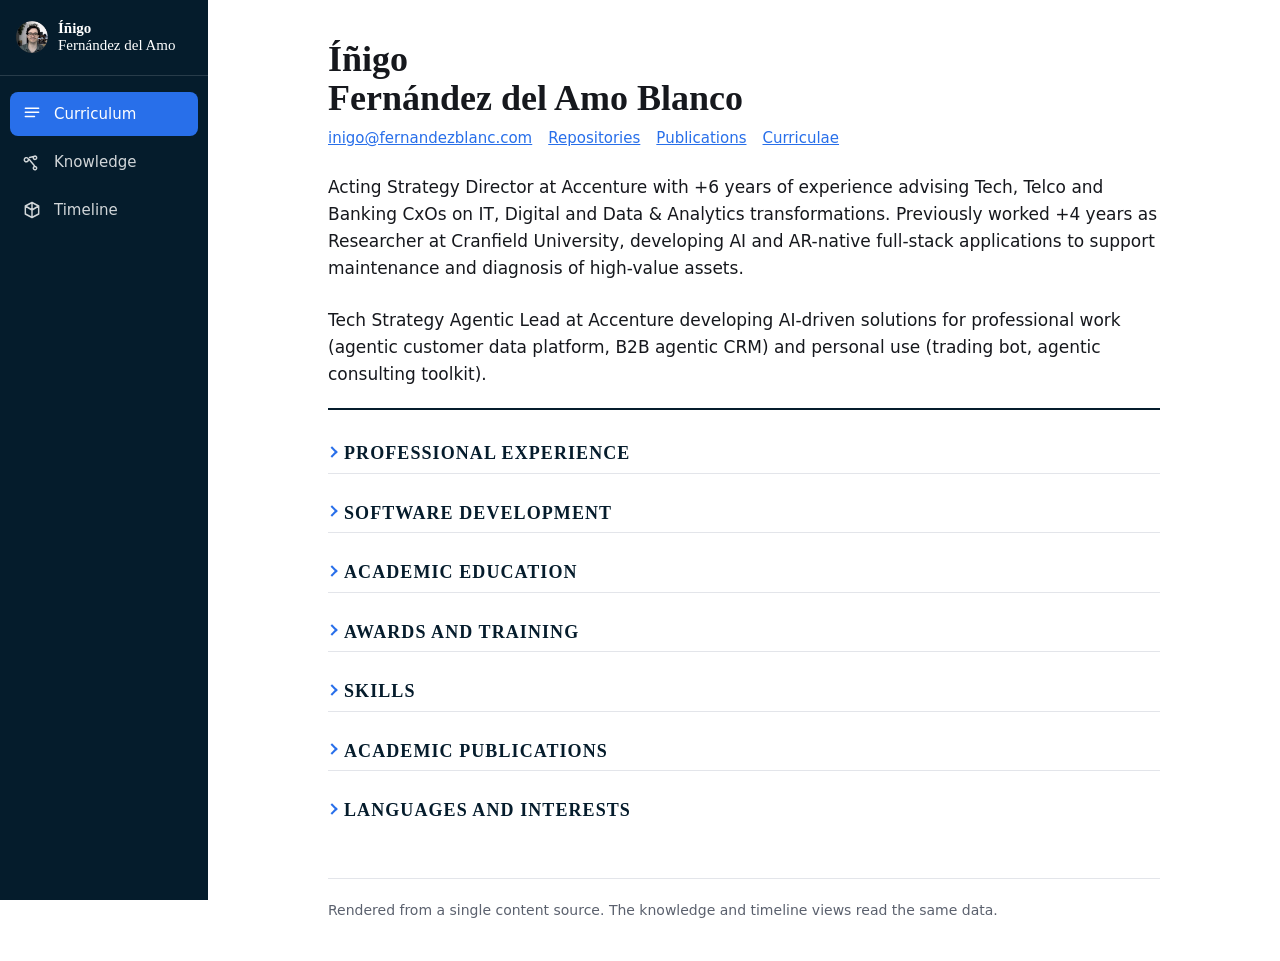
<file: index.html>
<!doctype html>
<html lang="en">
<head>
  <meta charset="utf-8">
  <meta name="viewport" content="width=device-width, initial-scale=1">
  <title>Íñigo Fernández del Amo Blanco</title>
  <meta name="description" content="Acting Strategy Director at Accenture with +6 years of experience advising Tech, Telco and Banking CxOs on IT, Digital and Data &amp; Analytics transformations. Previously worked +4 ye">
  <link rel="icon" href="assets/portrait.jpg">
  <link rel="stylesheet" href="assets/site.css">
  <script type="application/ld+json">{"@context": {"@vocab": "https://fernandezblanc.com/vocab/cv#", "schema": "https://schema.org/", "xsd": "http://www.w3.org/2001/XMLSchema#", "id": "@id", "type": "@type", "Person": "schema:Person", "Organization": "schema:Organization", "Award": "schema:Award", "Credential": "schema:EducationalOccupationalCredential", "ScholarlyArticle": "schema:ScholarlyArticle", "name": "schema:name", "email": "schema:email", "telephone": "schema:telephone", "description": "schema:description", "url": {"@id": "schema:url", "@type": "@id"}, "sameAs": {"@id": "schema:sameAs", "@type": "@id", "@container": "@set"}, "keywords": {"@id": "schema:keywords", "@container": "@set"}, "holdsRole": {"@id": "holdsRole", "@type": "@id", "@container": "@set"}, "employer": {"@id": "schema:worksFor", "@type": "@id"}, "roleName": "schema:roleName", "actingAs": "actingAs", "startDate": {"@id": "schema:startDate"}, "endDate": {"@id": "schema:endDate"}, "current": {"@id": "isCurrent", "@type": "xsd:boolean"}, "location": {"@id": "schema:location", "@container": "@set"}, "partOfRole": {"@id": "partOfRole", "@type": "@id"}, "forClient": {"@id": "forClient", "@type": "@id"}, "practice": "practiceArea", "position": {"@id": "presentationOrder", "@type": "xsd:integer"}, "usesSkill": {"@id": "usesSkill", "@type": "@id", "@container": "@set"}, "outcome": {"@id": "outcome", "@container": "@index"}, "technologyStack": {"@id": "technologyStack", "@container": "@set"}, "codeRepository": {"@id": "schema:codeRepository", "@type": "@id"}, "developmentStatus": "developmentStatus", "proficiency": {"@id": "proficiencyLevel", "@type": "xsd:integer"}, "inCategory": "skillCategory", "authored": {"@id": "authored", "@type": "@id", "@container": "@set"}, "author": {"@id": "schema:author", "@container": "@set"}, "publishedIn": "schema:publication", "citationCount": {"@id": "citationCount", "@type": "xsd:integer"}, "grantedBy": {"@id": "schema:sourceOrganization", "@type": "@id"}, "credentialCategory": "schema:credentialCategory", "about": "schema:about", "grade": "schema:award", "thesis": "thesisTitle", "dateReceived": {"@id": "schema:dateReceived"}}, "@graph": [{"id": "person:inigo", "type": "Person", "name": "Íñigo Fernández del Amo Blanco", "description": "Acting Strategy Director at Accenture with +6 years of experience advising Tech, Telco and Banking CxOs on IT, Digital and Data & Analytics transformations. Previously worked +4 years as Researcher at Cranfield University, developing AI and AR-native full-stack applications to support maintenance and diagnosis of high-value assets. Tech Strategy Agentic Lead at Accenture developing AI-driven solutions for professional work (agentic customer data platform, B2B agentic CRM) and personal use (trading bot, agentic consulting toolkit).", "holdsRole": ["role:2025accenture", "role:2022mckinsey", "role:2020mckinsey", "role:2016cranfield"], "authored": ["paper:2021hybridrecommendations", "paper:2020digitaltwins", "paper:2020structuredauthoring", "paper:2020systemmodel", "paper:2018systematicreview", "paper:2018designframework", "paper:2018humanrobottrust", "paper:2018supporttool", "paper:2017contextawareauthoring"], "email": "inigo@fernandezblanc.com", "sameAs": ["https://code.fernandezblanc.com", "https://research.fernandezblanc.com", "https://inigo.fernandezblanc.com"]}, {"id": "org:accenture", "type": "Organization", "name": "Accenture"}, {"id": "org:cranfielduniversity", "type": "Organization", "name": "Cranfield University"}, {"id": "org:etsiiupm", "type": "Organization", "name": "ETSII UPM"}, {"id": "org:europeanbank", "type": "Organization", "name": "European Bank"}, {"id": "org:europeanenergyprovider", "type": "Organization", "name": "European Energy Provider"}, {"id": "org:europeanitserviceprovider", "type": "Organization", "name": "European IT service provider"}, {"id": "org:europeansoftwarecompany", "type": "Organization", "name": "European Software Company"}, {"id": "org:internal", "type": "Organization", "name": "Internal"}, {"id": "org:latamitserviceprovider", "type": "Organization", "name": "Latam IT service provider"}, {"id": "org:latamtelco", "type": "Organization", "name": "Latam Telco"}, {"id": "org:mckinseycompany", "type": "Organization", "name": "McKinsey & Company"}, {"id": "org:middleeastbank", "type": "Organization", "name": "Middle East Bank"}, {"id": "org:spanishbank", "type": "Organization", "name": "Spanish Bank"}, {"id": "org:spanishglobalbank", "type": "Organization", "name": "Spanish Global Bank"}, {"id": "org:spanishitserviceprovider", "type": "Organization", "name": "Spanish IT service provider"}, {"id": "org:spanishinsurancegroup", "type": "Organization", "name": "Spanish Insurance Group"}, {"id": "org:spanishtelco", "type": "Organization", "name": "Spanish Telco"}, {"id": "org:telconetwork", "type": "Organization", "name": "Telco Network"}, {"id": "org:usainternal", "type": "Organization", "name": "USA internal"}, {"id": "role:2025accenture", "type": "Role", "roleName": "Senior Manager", "employer": "org:accenture", "startDate": "2025-01", "position": 1, "actingAs": "Strategy Director", "current": true, "location": ["Spain", "Netherlands"]}, {"id": "role:2022mckinsey", "type": "Role", "roleName": "Engagement Manager", "employer": "org:mckinseycompany", "startDate": "2022-01", "position": 2, "actingAs": "Senior Engagement Manager", "endDate": "2025-01", "location": ["Spain", "Panama", "Chile", "Kuwait", "UAE"]}, {"id": "role:2020mckinsey", "type": "Role", "roleName": "Associate", "employer": "org:mckinseycompany", "startDate": "2020-01", "position": 3, "endDate": "2022-01", "location": ["Spain", "Panama", "USA"]}, {"id": "role:2016cranfield", "type": "Role", "roleName": "Research Fellow", "employer": "org:cranfielduniversity", "startDate": "2016-01", "position": 4, "endDate": "2020-01", "location": ["United Kingdom"]}, {"id": "project:agenticreinvention", "type": "Project", "name": "Agentic Reinvention", "description": "Directing agentic and operating model reinvention for group shared services to enhance business agility and reduce bureaucracy, with +20% efficiency savings found.", "partOfRole": "role:2025accenture", "forClient": "org:spanishinsurancegroup", "practice": "Data, AI and IT implementation and strategy", "position": 4, "keywords": ["agentic", "operatingmodel", "sharedservices", "efficiency"], "usesSkill": ["skill:agentic", "skill:llm"], "outcome": {"efficiencysavings": 0.2}}, {"id": "project:armaintenanceprototypes", "type": "Project", "name": "AR maintenance prototypes", "description": "Built AR (Augmented Reality) prototypes to automatically display 3D animations of maintenance instructions, reducing content creation time by 50%.", "partOfRole": "role:2016cranfield", "forClient": "org:cranfielduniversity", "practice": "Research", "position": 25, "keywords": ["ar", "prototyping", "unity", "maintenance"], "usesSkill": ["skill:unity", "skill:vuforia", "skill:csharp"], "outcome": {"contenttimereduction": 0.5}}, {"id": "project:augmentedconsultingtoolkit", "type": "Project", "name": "Augmented consulting toolkit", "description": "Led creation of a new agentic application for automatic presentation creation (pptx and html) for strategy teams, achieving +100% execution times and +50% accuracy versus comparable tools.", "partOfRole": "role:2025accenture", "forClient": "org:internal", "practice": "Agentic applications", "position": 3, "keywords": ["agentic", "internal", "productivity"], "usesSkill": ["skill:agentic", "skill:llm", "skill:python", "skill:promptdesign"], "outcome": {"executiontime": 1.0, "accuracy": 0.5}}, {"id": "project:europeanbankdatastrategy", "type": "Project", "name": "Data strategy", "description": "Designed a 3-year next-generation Data transformation with 50+ Mn€ of value to capture, focusing on infrastructure and governance.", "partOfRole": "role:2020mckinsey", "forClient": "org:europeanbank", "practice": "Data, AI & IT implementation and strategy", "position": 20, "keywords": ["datastrategy", "datagovernance", "infrastructure", "transformation"], "usesSkill": ["skill:sql"], "outcome": {"value": 50000000, "currency": "EUR", "horizonyears": 3}}, {"id": "project:europeanbankitoperatingmodel", "type": "Project", "name": "IT operating model and costs program", "description": "Designed an IT cost efficiency program with +100 Mn€ savings, including a new operating model with branches across multiple countries and automation and offshoring initiatives.", "partOfRole": "role:2022mckinsey", "forClient": "org:europeanbank", "practice": "Data, AI & IT implementation and strategy", "position": 11, "keywords": ["itoperatingmodel", "costreduction", "sourcing"], "outcome": {"savings": 100000000, "currency": "EUR"}}, {"id": "project:europeanenergymulticloud", "type": "Project", "name": "Multi-cloud strategy", "description": "Defined a multi-cloud strategy to reduce cloud costs by 15%, mapping the applications ecosystem and assessing migration scenarios based on migration feasibility and upgradeability.", "partOfRole": "role:2022mckinsey", "forClient": "org:europeanenergyprovider", "practice": "Data, AI & IT implementation and strategy", "position": 13, "keywords": ["cloud", "applicationmapping", "migration", "heterogeneousestate"], "usesSkill": ["skill:docker"], "outcome": {"costreduction": 0.15}}, {"id": "project:europeanitserviceprovideracceleration", "type": "Project", "name": "Strategy acceleration", "description": "Redesigned commercial processes and built new analytics tools to predict talent needs for +100 Mn€ in margin, defining a new value proposition and identifying cost levers in on-going contracts.", "partOfRole": "role:2022mckinsey", "forClient": "org:europeanitserviceprovider", "practice": "B2B Digital services growth", "position": 17, "keywords": ["commercialprocess", "analytics", "forecasting", "margin"], "usesSkill": ["skill:machinelearning", "skill:sql"], "outcome": {"margin": 100000000, "currency": "EUR"}}, {"id": "project:europeansoftwarecompanyerp", "type": "Project", "name": "ERP transformation", "description": "Led design of a new de-centralised IT-ERP operating model with +30% cost reduction.", "partOfRole": "role:2025accenture", "forClient": "org:europeansoftwarecompany", "practice": "Data, AI and IT implementation and strategy", "position": 6, "keywords": ["erp", "operatingmodel", "costreduction"], "outcome": {"costreduction": 0.3}}, {"id": "project:globaldigitalsentimentsurvey", "type": "Project", "name": "Global Digital Sentiment Survey", "description": "Conducted a digital services adoption survey with ~29k respondents across 11 industries and 24 countries; built a Tableau online tool and 200+ media pieces to disseminate results globally.", "partOfRole": "role:2020mckinsey", "forClient": "org:usainternal", "practice": "Data, AI & IT implementation and strategy", "position": 23, "keywords": ["survey", "analytics", "tableau", "dissemination"], "usesSkill": ["skill:tableau", "skill:r"], "outcome": {"respondents": 29000, "industries": 11, "countries": 24, "mediapieces": 200}}, {"id": "project:latamitserviceproviderbuild", "type": "Project", "name": "IT & Digital services business build", "description": "Defined strategy for 3x growth (+200 Mn€) in key ICT markets and 4 p.p. margin optimisation, building an end-to-end performance dashboard to track execution.", "partOfRole": "role:2022mckinsey", "forClient": "org:latamitserviceprovider", "practice": "B2B Digital services growth", "position": 15, "keywords": ["businessbuild", "growthstrategy", "dashboards", "margin"], "usesSkill": ["skill:powerbi", "skill:sql"], "outcome": {"revenue": 200000000, "currency": "EUR", "marginpoints": 4}}, {"id": "project:latamtelcodigitalsales", "type": "Project", "name": "Digital sales boost", "description": "Defined and launched a sales acceleration program to multiply the digital sales share by 2x, targeting key funnel elements.", "partOfRole": "role:2022mckinsey", "forClient": "org:latamtelco", "practice": "B2B Digital services growth", "position": 18, "keywords": ["sales", "digitalchannels", "funnel"], "outcome": {"digitalsharemultiple": 2}}, {"id": "project:latamtelcoittransformation", "type": "Project", "name": "IT transformation", "description": "Designed an IT transformation strategy with 50+ Mn€ savings, including an IT and Data consolidation roadmap for 9 OpCos.", "partOfRole": "role:2020mckinsey", "forClient": "org:latamtelco", "practice": "Data, AI & IT implementation and strategy", "position": 22, "keywords": ["ittransformation", "dataconsolidation", "multicountry", "heterogeneousestate"], "usesSkill": ["skill:sql"], "outcome": {"savings": 50000000, "currency": "EUR", "opcos": 9}}, {"id": "project:middleeastbankdigitalfactory", "type": "Project", "name": "Digital Factory business build", "description": "Designed and built a digital factory to develop and maintain 3+ digital applications for 100+ Mn€ in revenues; hired 50+ FTEs, set up Digital and IT squads with Agile/SDLC methodologies, and developed an end-to-end microservices architecture to deploy new apps.", "partOfRole": "role:2022mckinsey", "forClient": "org:middleeastbank", "practice": "Data, AI & IT implementation and strategy", "position": 10, "keywords": ["businessbuild", "hiring", "agile", "microservices", "buildfromzero"], "usesSkill": ["skill:docker"], "outcome": {"revenue": 100000000, "currency": "EUR", "ftes": 50, "applications": 3}}, {"id": "project:middleeastbankitstrategy", "type": "Project", "name": "IT strategy", "description": "Designed a new IT transformation program to reduce spend and stabilise operations, including a new operating model, a new sourcing strategy and IT platform modernisation initiatives.", "partOfRole": "role:2022mckinsey", "forClient": "org:middleeastbank", "practice": "Data, AI & IT implementation and strategy", "position": 12, "keywords": ["itstrategy", "operatingmodel", "sourcing", "modernisation"]}, {"id": "project:ontologyaidiagnosis", "type": "Project", "name": "Ontology-based failure diagnosis", "description": "Developed AI (ontology-based) applications to automatically diagnose failures in high-value machinery using knowledge from maintenance reports.", "partOfRole": "role:2016cranfield", "forClient": "org:cranfielduniversity", "practice": "Research", "position": 24, "keywords": ["ai", "ontology", "knowledgegraph", "maintenance", "semantics"], "usesSkill": ["skill:ontology", "skill:rdf", "skill:protege", "skill:neo4j", "skill:python"]}, {"id": "project:spanishbankitstrategy", "type": "Project", "name": "IT strategy", "description": "Defined a 3-year IT plan for digitisation and cost optimisation with +70 Mn€ savings on cloud migration and ADM outsourcing.", "partOfRole": "role:2020mckinsey", "forClient": "org:spanishbank", "practice": "Data, AI & IT implementation and strategy", "position": 21, "keywords": ["itstrategy", "cloudmigration", "outsourcing", "costreduction"], "outcome": {"savings": 70000000, "currency": "EUR", "horizonyears": 3}}, {"id": "project:spanishglobalbankitdemand", "type": "Project", "name": "IT demand and productivity reinvention", "description": "Directed design and deployment of a new IT demand process and IT productivity dashboard to accelerate the Agile Transformation of the Spanish branch, covering +50 teams and a +750 Mn€ budget and achieving +10% budget optimisation.", "partOfRole": "role:2025accenture", "forClient": "org:spanishglobalbank", "practice": "Data, AI and IT implementation and strategy", "position": 5, "keywords": ["itoperatingmodel", "agile", "dashboards", "productivity"], "usesSkill": ["skill:powerbi", "skill:sql"], "outcome": {"budget": 750000000, "currency": "EUR", "teams": 50, "optimisation": 0.1}}, {"id": "project:spanishitserviceprovidergrowth", "type": "Project", "name": "IT & Digital services growth strategy", "description": "Defined a new IT services product portfolio and a new professional services organisation to achieve +35% revenue growth and +2 p.p. margin optimisation in a 3-year plan.", "partOfRole": "role:2022mckinsey", "forClient": "org:spanishitserviceprovider", "practice": "B2B Digital services growth", "position": 16, "keywords": ["growthstrategy", "productportfolio", "organisationdesign"], "outcome": {"revenuegrowth": 0.35, "marginpoints": 2, "horizonyears": 3}}, {"id": "project:spanishtelcob2bdigitalservicesbuild", "type": "Project", "name": "B2B Digital services business build", "description": "Designed strategy and launched 3 products (beta) to build a new B2B digital services business aiming for +200 Mn€ revenues in 3 years, developing a product-partner testing method.", "partOfRole": "role:2022mckinsey", "forClient": "org:spanishtelco", "practice": "B2B Digital services growth", "position": 14, "keywords": ["businessbuild", "productlaunch", "digitalservices"], "outcome": {"revenue": 200000000, "currency": "EUR", "products": 3, "horizonyears": 3}}, {"id": "project:spanishtelcob2bdigitalservicesrevamp", "type": "Project", "name": "B2B Digital services revamp", "description": "Directed scale-up of the B2B-SME digital services unit with +2 new channels and +30 products, achieving +60% revenues and 4x conversion rates in the first 3 months, and expecting +15 Mn€ revenues in the first year.", "partOfRole": "role:2025accenture", "forClient": "org:spanishtelco", "practice": "B2B Digital services growth", "position": 7, "keywords": ["digitalservices", "b2b", "growth", "productportfolio"], "usesSkill": ["skill:powerbi"], "outcome": {"revenue": 15000000, "currency": "EUR", "channels": 2, "products": 30}}, {"id": "project:spanishtelcob2bgrowthstrategy", "type": "Project", "name": "B2B growth strategy", "description": "Defined strategy for 2x growth (+700 Mn€) in tech and telco markets, developing new tech products (cyber, IoT) and launching new channels (inside sales, digital) with a focus on SMEs.", "partOfRole": "role:2022mckinsey", "forClient": "org:spanishtelco", "practice": "B2B Digital services growth", "position": 19, "keywords": ["growthstrategy", "productdevelopment", "channels", "sme"], "outcome": {"revenue": 700000000, "currency": "EUR"}}, {"id": "project:spanishtelcob2bsalesagentictoolkit", "type": "Project", "name": "B2B Sales Agentic Toolkit", "description": "Directed development of 3 agentic applications to enhance the B2B sales funnel from lead generation to sales evaluation, achieving +50% effective sales calling time and +1 p.p. conversion rates.", "partOfRole": "role:2025accenture", "forClient": "org:spanishtelco", "practice": "Agentic applications", "position": 2, "keywords": ["agentic", "sales", "b2b"], "usesSkill": ["skill:agentic", "skill:llm", "skill:python", "skill:promptdesign"], "outcome": {"callingtime": 0.5, "conversionpoints": 1}}, {"id": "project:spanishtelcoiotbusinessbuild", "type": "Project", "name": "New IoT business build", "description": "Led design of a new joint-venture to expand IoT capabilities into +30 use cases, projecting +100 Mn€ revenues in 5 years.", "partOfRole": "role:2025accenture", "forClient": "org:spanishtelco", "practice": "B2B Digital services growth", "position": 8, "keywords": ["businessbuild", "iot", "jointventure"], "outcome": {"revenue": 100000000, "currency": "EUR", "usecases": 30, "horizonyears": 5}}, {"id": "project:strategydigitalbrain", "type": "Project", "name": "Strategy Digital Brain", "description": "Directing development of a strategy ontology to productize strategy projects as digital brains. Tested in 2+ projects (operating model transformation and ERP transformation).", "partOfRole": "role:2025accenture", "forClient": "org:internal", "practice": "Agentic applications", "position": 1, "keywords": ["agentic", "ontology", "knowledgegraph", "productisation"], "usesSkill": ["skill:agentic", "skill:llm", "skill:ontology"], "outcome": {"projects": 2}}, {"id": "project:telconetworkdigitaltwin", "type": "Project", "name": "Digital Twin prototype", "description": "Designed and built advanced analytical models for a Digital Twin prototype to reduce a network's energy consumption by 10%.", "partOfRole": "role:2022mckinsey", "forClient": "org:telconetwork", "practice": "Data, AI & IT implementation and strategy", "position": 9, "keywords": ["analytics", "digitaltwin", "energy"], "usesSkill": ["skill:machinelearning", "skill:python", "skill:timeseries"], "outcome": {"energyreduction": 0.1}}, {"id": "software:tessera", "type": "Software", "name": "Tessera", "description": "An agentic customer data platform built around two capabilities. The first is autonomous ingestion: agents read source databases, infer how their contents map onto a shared ontology, and assemble them into a knowledge graph without that mapping being written by hand. The second is activation on top of that graph — agentic tools and machine learning models that segment, target and hyper-personalise campaigns, each working against the graph rather than a separate extract.", "startDate": "2026", "developmentStatus": "active", "position": 1, "technologyStack": ["TypeScript", "Python", "Knowledge graphs", "Ontologies", "Docker"], "usesSkill": ["skill:typescript", "skill:python", "skill:llm", "skill:agentic", "skill:ontology", "skill:rdf", "skill:docker"], "keywords": ["cdp", "agentic", "knowledgegraph", "personalisation"]}, {"id": "software:neoontology", "type": "Software", "name": "neoOntology", "description": "Ontology storage and visualisation platform built around my doctoral research, spanning five components: a nodeJS and Neo4j store using neosemantics to persist and query RDF ontologies; an augmented reality visualiser in Unity that renders ontology structures in 3D; sensor services in Python and C++ that transfer readings into the ontology; and a Docker distribution of the whole stack.", "startDate": "2018", "developmentStatus": "archived", "position": 2, "technologyStack": ["node.js", "Neo4j", "neosemantics", "RDF", "C#", "Unity3D", "Python", "C++", "Docker"], "usesSkill": ["skill:ontology", "skill:neo4j", "skill:neosemantics", "skill:rdf", "skill:node", "skill:csharp", "skill:unity", "skill:python", "skill:cpp", "skill:docker"], "keywords": ["knowledgegraph", "semantics", "ar", "research"], "codeRepository": "https://github.com/ifernandezblanc/neont-server"}, {"id": "software:leadmanager", "type": "Software", "name": "LeadManager", "description": "Multi-tenant CRM for client and call management with an AI-assisted workflow, intelligent client ranking, and flexible import and export. Supports multiple organisations and role-based access.", "startDate": "2026", "developmentStatus": "active", "position": 3, "technologyStack": ["Python", "JavaScript", "PostgreSQL", "Terraform", "Docker"], "usesSkill": ["skill:python", "skill:javascript", "skill:postgres", "skill:llm", "skill:agentic", "skill:rag", "skill:terraform", "skill:docker"], "keywords": ["crm", "agentic", "multitenant"]}, {"id": "software:pricescrawler", "type": "Software", "name": "PriceScrawler", "description": "Web-crawling AI agent that discovers car dealerships across a target geography, extracts vehicle pricing, and generates a dashboard with area-level price analysis and market insight.", "startDate": "2026", "developmentStatus": "active", "position": 4, "technologyStack": ["Python", "JavaScript", "Terraform", "Docker"], "usesSkill": ["skill:python", "skill:agentic", "skill:rag", "skill:javascript", "skill:terraform", "skill:docker"], "keywords": ["agentic", "webcrawling", "analytics"]}, {"id": "software:pagemaker", "type": "Software", "name": "PageMaker", "description": "AI presentation generator that turns briefs into finished decks through a deterministic LangGraph pipeline, with real-time progress streamed over WebSockets. Accepts text, structured data, images, existing decks or voice as input, and produces PowerPoint and HTML output.", "startDate": "2026", "developmentStatus": "active", "position": 5, "technologyStack": ["Python", "LangGraph", "Microsoft Foundry", "WebSocket", "Terraform"], "usesSkill": ["skill:python", "skill:agentic", "skill:llm", "skill:promptdesign", "skill:rag", "skill:terraform"], "keywords": ["agentic", "llm", "documentgeneration"]}, {"id": "software:trader", "type": "Software", "name": "Trader", "description": "ML and LLM-powered autonomous trading agent for the Spanish stock market. Combines statistical and machine learning models — XGBoost, Random Forest, LSTM, GARCH, HMM — with an LLM reasoning pipeline grounded in an ontology context, behind a hard validation gate enforcing position, sector and drawdown limits. Includes weekly automated retraining, paper and broker execution modes with graduation gates, and a React dashboard with real-time updates.", "startDate": "2025", "developmentStatus": "active", "position": 6, "technologyStack": ["Python", "TypeScript", "XGBoost", "Random Forest", "LSTM", "GARCH", "HMM", "React", "Docker"], "usesSkill": ["skill:python", "skill:typescript", "skill:machinelearning", "skill:timeseries", "skill:llm", "skill:agentic", "skill:react", "skill:docker", "skill:jupyter"], "keywords": ["ml", "llm", "agentic", "finance"]}, {"id": "software:kidder", "type": "Software", "name": "Kidder", "description": "Mobile-first household application with four modules, built as a single container serving both API and static assets. Organised around three shared packages: a design system, a bilingual internationalisation layer, and a Drizzle schema package.", "startDate": "2026", "developmentStatus": "active", "position": 7, "technologyStack": ["TypeScript", "React 19", "Vite", "Tailwind", "Hono", "Drizzle", "SQLite", "Docker"], "usesSkill": ["skill:typescript", "skill:react", "skill:tailwind", "skill:hono", "skill:sql", "skill:docker"], "keywords": ["webapp", "designsystem", "i18n"]}, {"id": "software:infra", "type": "Software", "name": "HomeLab", "description": "Infrastructure-as-code for a two-node Proxmox cluster running my self-hosted services. Terraform manages VM lifecycle, Cloudflare tunnels, DNS and access policies; Ansible handles the Docker engine, containerised services and application configuration; Coder workspace images build and publish through GitHub Actions.", "startDate": "2025", "developmentStatus": "active", "position": 8, "technologyStack": ["Terraform", "Ansible", "Proxmox", "Cloudflare", "Docker", "Jinja", "GitHub Actions"], "usesSkill": ["skill:terraform", "skill:ansible", "skill:proxmox", "skill:cloudflare", "skill:docker", "skill:githubactions", "skill:python"], "keywords": ["infrastructure", "iac", "selfhosting"]}, {"id": "software:arwebcv", "type": "Software", "name": "AR CV", "description": "Marker-based augmented reality CV: pointing a phone camera at the marker printed in the CV header renders my career as a three-dimensional structure in the browser, with no app install. Rebuilt in 2026 to generate the scene at runtime from a single knowledge-graph source, so the 3D, web and document versions of this CV cannot drift apart — the version you are reading is one of them.", "startDate": "2019", "developmentStatus": "active", "position": 9, "technologyStack": ["A-Frame", "AR.js", "three.js", "glTF", "GitHub Pages"], "usesSkill": ["skill:aframe", "skill:javascript"], "keywords": ["ar", "webxr", "personal"]}, {"id": "skill:python", "type": "Skill", "name": "Python", "inCategory": "Languages", "proficiency": 5}, {"id": "skill:typescript", "type": "Skill", "name": "TypeScript", "inCategory": "Languages", "proficiency": 4}, {"id": "skill:javascript", "type": "Skill", "name": "JavaScript", "inCategory": "Languages", "proficiency": 4}, {"id": "skill:sql", "type": "Skill", "name": "SQL", "inCategory": "Languages", "proficiency": 4}, {"id": "skill:r", "type": "Skill", "name": "R", "inCategory": "Languages", "proficiency": 3}, {"id": "skill:csharp", "type": "Skill", "name": "C#", "inCategory": "Languages", "proficiency": 3}, {"id": "skill:cpp", "type": "Skill", "name": "C++", "inCategory": "Languages", "proficiency": 3}, {"id": "skill:machinelearning", "type": "Skill", "name": "Machine learning (XGBoost, Random Forest, LSTM)", "inCategory": "Data science and machine learning", "proficiency": 4}, {"id": "skill:timeseries", "type": "Skill", "name": "Time series and stochastic models (GARCH, HMM)", "inCategory": "Data science and machine learning", "proficiency": 3}, {"id": "skill:jupyter", "type": "Skill", "name": "Jupyter", "inCategory": "Data science and machine learning", "proficiency": 4}, {"id": "skill:tableau", "type": "Skill", "name": "Tableau", "inCategory": "Data science and machine learning", "proficiency": 4}, {"id": "skill:powerbi", "type": "Skill", "name": "PowerBI", "inCategory": "Data science and machine learning", "proficiency": 4}, {"id": "skill:llm", "type": "Skill", "name": "LLM application design", "inCategory": "AI and agentic systems", "proficiency": 5}, {"id": "skill:agentic", "type": "Skill", "name": "Agentic architectures (LangGraph, multi-agent)", "inCategory": "AI and agentic systems", "proficiency": 5}, {"id": "skill:rag", "type": "Skill", "name": "RAG and retrieval pipelines", "inCategory": "AI and agentic systems", "proficiency": 4}, {"id": "skill:promptdesign", "type": "Skill", "name": "Prompt and evaluation design", "inCategory": "AI and agentic systems", "proficiency": 4}, {"id": "skill:ontology", "type": "Skill", "name": "Ontology engineering", "inCategory": "Semantics and knowledge graphs", "proficiency": 5}, {"id": "skill:neo4j", "type": "Skill", "name": "Neo4j (Cypher)", "inCategory": "Semantics and knowledge graphs", "proficiency": 4}, {"id": "skill:neosemantics", "type": "Skill", "name": "neosemantics", "inCategory": "Semantics and knowledge graphs", "proficiency": 4}, {"id": "skill:rdf", "type": "Skill", "name": "RDF, RDFS and OWL", "inCategory": "Semantics and knowledge graphs", "proficiency": 4}, {"id": "skill:protege", "type": "Skill", "name": "Protégé", "inCategory": "Semantics and knowledge graphs", "proficiency": 4}, {"id": "skill:terraform", "type": "Skill", "name": "Terraform", "inCategory": "Infrastructure and platform", "proficiency": 4}, {"id": "skill:ansible", "type": "Skill", "name": "Ansible", "inCategory": "Infrastructure and platform", "proficiency": 4}, {"id": "skill:docker", "type": "Skill", "name": "Docker and Compose", "inCategory": "Infrastructure and platform", "proficiency": 4}, {"id": "skill:proxmox", "type": "Skill", "name": "Proxmox", "inCategory": "Infrastructure and platform", "proficiency": 3}, {"id": "skill:cloudflare", "type": "Skill", "name": "Cloudflare Tunnels and Access", "inCategory": "Infrastructure and platform", "proficiency": 3}, {"id": "skill:githubactions", "type": "Skill", "name": "GitHub Actions", "inCategory": "Infrastructure and platform", "proficiency": 3}, {"id": "skill:postgres", "type": "Skill", "name": "PostgreSQL", "inCategory": "Infrastructure and platform", "proficiency": 3}, {"id": "skill:react", "type": "Skill", "name": "React and Vite", "inCategory": "Web and application development", "proficiency": 4}, {"id": "skill:node", "type": "Skill", "name": "node.js", "inCategory": "Web and application development", "proficiency": 4}, {"id": "skill:hono", "type": "Skill", "name": "Hono and Drizzle", "inCategory": "Web and application development", "proficiency": 3}, {"id": "skill:tailwind", "type": "Skill", "name": "Tailwind", "inCategory": "Web and application development", "proficiency": 3}, {"id": "skill:unity", "type": "Skill", "name": "Unity3D", "inCategory": "Extended reality", "proficiency": 4}, {"id": "skill:vuforia", "type": "Skill", "name": "Vuforia", "inCategory": "Extended reality", "proficiency": 3}, {"id": "skill:aframe", "type": "Skill", "name": "A-Frame and AR.js", "inCategory": "Extended reality", "proficiency": 3}, {"id": "education:2016phdcranfield", "type": "Credential", "name": "PhD in Artificial Intelligence & Augmented Reality", "credentialCategory": "PhD", "about": "Artificial Intelligence & Augmented Reality", "grantedBy": "org:cranfielduniversity", "startDate": "2016", "endDate": "2020", "grade": "Cum Laude", "thesis": "AR, AI-based recommender for knowledge capture and re-use in assets diagnosis"}, {"id": "education:2015mscmanufacturing", "type": "Credential", "name": "MSc in Manufacturing Consultancy (Double Degree)", "credentialCategory": "MSc", "about": "Manufacturing Consultancy", "grantedBy": "org:cranfielduniversity", "startDate": "2015", "endDate": "2016", "grade": "2:1 Honours", "thesis": "Application of Augmented Reality for future maintenance systems"}, {"id": "education:2014mscindustrial", "type": "Credential", "name": "MSc in Industrial Management (Double Degree)", "credentialCategory": "MSc", "about": "Industrial Management", "grantedBy": "org:etsiiupm", "startDate": "2014", "endDate": "2016", "grade": "2:1 Honours"}, {"id": "education:2009bengindustrial", "type": "Credential", "name": "BEng in Industrial Technology Engineering", "credentialCategory": "BEng", "about": "Industrial Technology Engineering", "grantedBy": "org:etsiiupm", "startDate": "2009", "endDate": "2014", "grade": "2:1 Honours", "thesis": "Automatic creation of drivers' work-shift schedules"}, {"id": "award:vicechancellorsprize", "type": "Award", "name": "Vice-Chancellor's Prize", "description": "Awarded by Cranfield's Vice-Chancellor to the most outstanding MSc student of the year", "dateReceived": "2017"}, {"id": "award:phdscholarship", "type": "Award", "name": "PhD Scholarship", "description": "Fully funded PhD scholarship awarded by Babcock International to outstanding research projects", "dateReceived": "2016"}, {"id": "award:mscdoubledegreescholarship", "type": "Award", "name": "MSc Double-Degree Scholarship", "description": "Granted by the Spanish Ministry of Education to outstanding students for international MSc double-degrees", "dateReceived": "2015"}, {"id": "paper:2021hybridrecommendations", "type": "ScholarlyArticle", "name": "Hybrid recommendations and dynamic authoring for AR knowledge capture and re-use in diagnosis applications", "author": ["IF del Amo", "JA Erkoyuncu", "M Farsi", "D Ariansyah"], "publishedIn": "Knowledge-Based Systems", "startDate": "2021", "citationCount": 22, "position": 1, "keywords": ["ar", "recommendersystems", "knowledgecapture"]}, {"id": "paper:2020digitaltwins", "type": "ScholarlyArticle", "name": "A design framework for adaptive digital twins", "author": ["JA Erkoyuncu", "IF del Amo", "D Ariansyah", "D Bulka", "R Roy"], "publishedIn": "CIRP Annals", "startDate": "2020", "citationCount": 128, "position": 2, "keywords": ["digitaltwin", "designframework"]}, {"id": "paper:2020structuredauthoring", "type": "ScholarlyArticle", "name": "Structured authoring for AR-based communication to enhance efficiency in remote diagnosis for complex equipment", "author": ["IF del Amo", "J Erkoyuncu", "R Frayssinet", "CV Reynel", "R Roy"], "publishedIn": "Advanced Engineering Informatics", "startDate": "2020", "citationCount": 51, "position": 3, "keywords": ["ar", "remotediagnosis", "authoring"]}, {"id": "paper:2020systemmodel", "type": "ScholarlyArticle", "name": "An Augmented Reality System Model for Integration with Maintenance Information Systems", "author": ["IF del Amo", "J Erkoyuncu", "R Roy"], "publishedIn": "Manufacturing in the Era of 4th Industrial Revolution", "startDate": "2020", "citationCount": 0, "position": 4, "keywords": ["ar", "systemsintegration"]}, {"id": "paper:2018systematicreview", "type": "ScholarlyArticle", "name": "A systematic review of Augmented Reality content-related techniques for knowledge transfer in maintenance applications", "author": ["IF del Amo", "JA Erkoyuncu", "R Roy", "R Palmarini", "D Onoufriou"], "publishedIn": "Computers in Industry", "startDate": "2018", "citationCount": 356, "position": 5, "keywords": ["ar", "knowledgetransfer", "systematicreview"]}, {"id": "paper:2018designframework", "type": "ScholarlyArticle", "name": "Augmented Reality in Maintenance: An information-centred design framework", "author": ["IF del Amo", "JA Erkoyuncu", "R Roy", "S Wilding"], "publishedIn": "Procedia Manufacturing", "startDate": "2018", "citationCount": 89, "position": 6, "keywords": ["ar", "designframework", "informationdesign"]}, {"id": "paper:2018humanrobottrust", "type": "ScholarlyArticle", "name": "Designing an AR interface to improve trust in Human-Robots collaboration", "author": ["R Palmarini", "IF del Amo", "G Bertolino", "G Dini", "JA Erkoyuncu", "R Roy"], "publishedIn": "Procedia CIRP", "startDate": "2018", "citationCount": 80, "position": 7, "keywords": ["ar", "humanrobot", "trust"]}, {"id": "paper:2018supporttool", "type": "ScholarlyArticle", "name": "An innovative user-centred support tool for Augmented Reality maintenance systems design: a preliminary study", "author": ["IF del Amo", "E Galeotti", "R Palmarini", "G Dini", "J Erkoyuncu", "R Roy"], "publishedIn": "Procedia CIRP", "startDate": "2018", "citationCount": 30, "position": 8, "keywords": ["ar", "usercentreddesign"]}, {"id": "paper:2017contextawareauthoring", "type": "ScholarlyArticle", "name": "Improving efficiency of industrial maintenance with context aware adaptive authoring in augmented reality", "author": ["JA Erkoyuncu", "IF del Amo", "M Dalle Mura", "R Roy", "G Dini"], "publishedIn": "CIRP Annals", "startDate": "2017", "citationCount": 156, "position": 9, "keywords": ["ar", "authoring", "contextawareness"]}]}</script>
</head>
<body>
  <div class="rail">
    <div class="brand">
      <img src="assets/portrait.jpg" alt="">
      <span><b>Íñigo</b>Fernández del Amo</span>
    </div>
    <nav aria-label="Views">
      <a href="index.html" aria-current="page" title="Curriculum"><svg viewBox="0 0 24 24" aria-hidden="true" stroke-linecap="round" stroke-linejoin="round"><path d="M4 5h16M4 10h16M4 15h11"/></svg><span class="label">Curriculum</span></a>
      <a href="graph.html" title="Knowledge"><svg viewBox="0 0 24 24" aria-hidden="true" stroke-linecap="round" stroke-linejoin="round"><path d="M7 7.5a2.5 2.5 0 1 1-.001-.001M17 5.5a2 2 0 1 1-.001-.001M17 18a2 2 0 1 1-.001-.001M8.7 8.9l6 7.2M9.1 6.6l6.2-1.4"/></svg><span class="label">Knowledge</span></a>
      <a href="ar.html" title="Timeline"><svg viewBox="0 0 24 24" aria-hidden="true" stroke-linecap="round" stroke-linejoin="round"><path d="M12 3 4 7.2v9.6L12 21l8-4.2V7.2Zm0 0v18m8-13.8L12 12 4 7.2"/></svg><span class="label">Timeline</span></a>
    </nav>
  </div>
  <main>
    <div class="sheet">
      <header class="masthead">
        <h1><span class="given">Íñigo</span><span class="family">Fernández del Amo Blanco</span></h1>
        <div class="contact"><span><a href="mailto:inigo@fernandezblanc.com">inigo@fernandezblanc.com</a></span><span><a href="https://code.fernandezblanc.com">Repositories</a></span><span><a href="https://research.fernandezblanc.com">Publications</a></span><span><a href="https://inigo.fernandezblanc.com">Curriculae</a></span></div>
        <p class="summary">Acting Strategy Director at Accenture with +6 years of experience advising Tech, Telco and Banking CxOs on IT, Digital and Data &amp; Analytics transformations. Previously worked +4 years as Researcher at Cranfield University, developing AI and AR-native full-stack applications to support maintenance and diagnosis of high-value assets.</p>
        <p class="summary">Tech Strategy Agentic Lead at Accenture developing AI-driven solutions for professional work (agentic customer data platform, B2B agentic CRM) and personal use (trading bot, agentic consulting toolkit).</p>
      </header>
      <details class="section">
        <summary><h2>Professional Experience</h2></summary>
        <div class="panel">
        <dl class="pairs">
          <dt>2025-Today<span>Accenture</span><span>Spain, Netherlands</span></dt>
          <dd><strong>Senior Manager (acting as Strategy Director)</strong><div class="group">Agentic applications</div><ul class="items"><li><span class="client">[Internal]</span> <strong>Strategy Digital Brain:</strong> Directing development of a strategy ontology to productize strategy projects as digital brains. Tested in 2+ projects (operating model transformation and ERP transformation).</li><li><span class="client">[Spanish Telco]</span> <strong>B2B Sales Agentic Toolkit:</strong> Directed development of 3 agentic applications to enhance the B2B sales funnel from lead generation to sales evaluation, achieving +50% effective sales calling time and +1 p.p. conversion rates.</li><li><span class="client">[Internal]</span> <strong>Augmented consulting toolkit:</strong> Led creation of a new agentic application for automatic presentation creation (pptx and html) for strategy teams, achieving +100% execution times and +50% accuracy versus comparable tools.</li></ul><div class="group">Data, AI and IT implementation and strategy</div><ul class="items"><li><span class="client">[Spanish Insurance Group]</span> <strong>Agentic Reinvention:</strong> Directing agentic and operating model reinvention for group shared services to enhance business agility and reduce bureaucracy, with +20% efficiency savings found.</li><li><span class="client">[Spanish Global Bank]</span> <strong>IT demand and productivity reinvention:</strong> Directed design and deployment of a new IT demand process and IT productivity dashboard to accelerate the Agile Transformation of the Spanish branch, covering +50 teams and a +750 Mn€ budget and achieving +10% budget optimisation.</li><li><span class="client">[European Software Company]</span> <strong>ERP transformation:</strong> Led design of a new de-centralised IT-ERP operating model with +30% cost reduction.</li></ul><div class="group">B2B Digital services growth</div><ul class="items"><li><span class="client">[Spanish Telco]</span> <strong>B2B Digital services revamp:</strong> Directed scale-up of the B2B-SME digital services unit with +2 new channels and +30 products, achieving +60% revenues and 4x conversion rates in the first 3 months, and expecting +15 Mn€ revenues in the first year.</li><li><span class="client">[Spanish Telco]</span> <strong>New IoT business build:</strong> Led design of a new joint-venture to expand IoT capabilities into +30 use cases, projecting +100 Mn€ revenues in 5 years.</li></ul></dd>
          <dt>2022-2025<span>McKinsey &amp; Company</span><span>Spain, Panama, Chile, Kuwait, UAE</span></dt>
          <dd><strong>Engagement Manager (acting as Senior Engagement Manager)</strong><div class="group">Data, AI &amp; IT implementation and strategy</div><ul class="items"><li><span class="client">[Telco Network]</span> <strong>Digital Twin prototype:</strong> Designed and built advanced analytical models for a Digital Twin prototype to reduce a network&#x27;s energy consumption by 10%.</li><li><span class="client">[Middle East Bank]</span> <strong>Digital Factory business build:</strong> Designed and built a digital factory to develop and maintain 3+ digital applications for 100+ Mn€ in revenues; hired 50+ FTEs, set up Digital and IT squads with Agile/SDLC methodologies, and developed an end-to-end microservices architecture to deploy new apps.</li><li><span class="client">[European Bank]</span> <strong>IT operating model and costs program:</strong> Designed an IT cost efficiency program with +100 Mn€ savings, including a new operating model with branches across multiple countries and automation and offshoring initiatives.</li><li><span class="client">[Middle East Bank]</span> <strong>IT strategy:</strong> Designed a new IT transformation program to reduce spend and stabilise operations, including a new operating model, a new sourcing strategy and IT platform modernisation initiatives.</li><li><span class="client">[European Energy Provider]</span> <strong>Multi-cloud strategy:</strong> Defined a multi-cloud strategy to reduce cloud costs by 15%, mapping the applications ecosystem and assessing migration scenarios based on migration feasibility and upgradeability.</li></ul><div class="group">B2B Digital services growth</div><ul class="items"><li><span class="client">[Spanish Telco]</span> <strong>B2B Digital services business build:</strong> Designed strategy and launched 3 products (beta) to build a new B2B digital services business aiming for +200 Mn€ revenues in 3 years, developing a product-partner testing method.</li><li><span class="client">[Latam IT service provider]</span> <strong>IT &amp; Digital services business build:</strong> Defined strategy for 3x growth (+200 Mn€) in key ICT markets and 4 p.p. margin optimisation, building an end-to-end performance dashboard to track execution.</li><li><span class="client">[Spanish IT service provider]</span> <strong>IT &amp; Digital services growth strategy:</strong> Defined a new IT services product portfolio and a new professional services organisation to achieve +35% revenue growth and +2 p.p. margin optimisation in a 3-year plan.</li><li><span class="client">[European IT service provider]</span> <strong>Strategy acceleration:</strong> Redesigned commercial processes and built new analytics tools to predict talent needs for +100 Mn€ in margin, defining a new value proposition and identifying cost levers in on-going contracts.</li><li><span class="client">[Latam Telco]</span> <strong>Digital sales boost:</strong> Defined and launched a sales acceleration program to multiply the digital sales share by 2x, targeting key funnel elements.</li><li><span class="client">[Spanish Telco]</span> <strong>B2B growth strategy:</strong> Defined strategy for 2x growth (+700 Mn€) in tech and telco markets, developing new tech products (cyber, IoT) and launching new channels (inside sales, digital) with a focus on SMEs.</li></ul></dd>
          <dt>2020-2022<span>McKinsey &amp; Company</span><span>Spain, Panama, USA</span></dt>
          <dd><strong>Associate</strong><div class="group">Data, AI &amp; IT implementation and strategy</div><ul class="items"><li><span class="client">[European Bank]</span> <strong>Data strategy:</strong> Designed a 3-year next-generation Data transformation with 50+ Mn€ of value to capture, focusing on infrastructure and governance.</li><li><span class="client">[Spanish Bank]</span> <strong>IT strategy:</strong> Defined a 3-year IT plan for digitisation and cost optimisation with +70 Mn€ savings on cloud migration and ADM outsourcing.</li><li><span class="client">[Latam Telco]</span> <strong>IT transformation:</strong> Designed an IT transformation strategy with 50+ Mn€ savings, including an IT and Data consolidation roadmap for 9 OpCos.</li><li><span class="client">[USA internal]</span> <strong>Global Digital Sentiment Survey:</strong> Conducted a digital services adoption survey with ~29k respondents across 11 industries and 24 countries; built a Tableau online tool and 200+ media pieces to disseminate results globally.</li></ul></dd>
          <dt>2016-2020<span>Cranfield University</span><span>United Kingdom</span></dt>
          <dd><strong>Research Fellow</strong><div class="group">Research</div><ul class="items"><li><span class="client">[Cranfield University]</span> <strong>Ontology-based failure diagnosis:</strong> Developed AI (ontology-based) applications to automatically diagnose failures in high-value machinery using knowledge from maintenance reports.</li><li><span class="client">[Cranfield University]</span> <strong>AR maintenance prototypes:</strong> Built AR (Augmented Reality) prototypes to automatically display 3D animations of maintenance instructions, reducing content creation time by 50%.</li></ul></dd>
        </dl>
        </div>
      </details>
      <details class="section">
        <summary><h2>Software Development</h2></summary>
        <div class="panel">
        <dl class="pairs">
          <dt>2026<span>Professional</span></dt>
          <dd><strong>Tessera</strong> An agentic customer data platform built around two capabilities. The first is autonomous ingestion: agents read source databases, infer how their contents map onto a shared ontology, and assemble them into a knowledge graph without that mapping being written by hand. The second is activation on top of that graph — agentic tools and machine learning models that segment, target and hyper-personalise campaigns, each working against the graph rather than a separate extract.<div class="tags"><span>TypeScript</span><span>Python</span><span>Knowledge graphs</span><span>Ontologies</span><span>Docker</span></div></dd>
          <dt>2018<span>Professional</span></dt>
          <dd><strong><a href="https://github.com/ifernandezblanc/neont-server">neoOntology</a></strong> Ontology storage and visualisation platform built around my doctoral research, spanning five components: a nodeJS and Neo4j store using neosemantics to persist and query RDF ontologies; an augmented reality visualiser in Unity that renders ontology structures in 3D; sensor services in Python and C++ that transfer readings into the ontology; and a Docker distribution of the whole stack.<div class="tags"><span>node.js</span><span>Neo4j</span><span>neosemantics</span><span>RDF</span><span>C#</span><span>Unity3D</span><span>Python</span><span>C++</span><span>Docker</span></div></dd>
          <dt>2026<span>Professional</span></dt>
          <dd><strong>LeadManager</strong> Multi-tenant CRM for client and call management with an AI-assisted workflow, intelligent client ranking, and flexible import and export. Supports multiple organisations and role-based access.<div class="tags"><span>Python</span><span>JavaScript</span><span>PostgreSQL</span><span>Terraform</span><span>Docker</span></div></dd>
          <dt>2026<span>Professional</span></dt>
          <dd><strong>PriceScrawler</strong> Web-crawling AI agent that discovers car dealerships across a target geography, extracts vehicle pricing, and generates a dashboard with area-level price analysis and market insight.<div class="tags"><span>Python</span><span>JavaScript</span><span>Terraform</span><span>Docker</span></div></dd>
          <dt>2026<span>Professional</span></dt>
          <dd><strong>PageMaker</strong> AI presentation generator that turns briefs into finished decks through a deterministic LangGraph pipeline, with real-time progress streamed over WebSockets. Accepts text, structured data, images, existing decks or voice as input, and produces PowerPoint and HTML output.<div class="tags"><span>Python</span><span>LangGraph</span><span>Microsoft Foundry</span><span>WebSocket</span><span>Terraform</span></div></dd>
          <dt>2025<span>Personal</span></dt>
          <dd><strong>Trader</strong> ML and LLM-powered autonomous trading agent for the Spanish stock market. Combines statistical and machine learning models — XGBoost, Random Forest, LSTM, GARCH, HMM — with an LLM reasoning pipeline grounded in an ontology context, behind a hard validation gate enforcing position, sector and drawdown limits. Includes weekly automated retraining, paper and broker execution modes with graduation gates, and a React dashboard with real-time updates.<div class="tags"><span>Python</span><span>TypeScript</span><span>XGBoost</span><span>Random Forest</span><span>LSTM</span><span>GARCH</span><span>HMM</span><span>React</span><span>Docker</span></div></dd>
          <dt>2026<span>Personal</span></dt>
          <dd><strong>Kidder</strong> Mobile-first household application with four modules, built as a single container serving both API and static assets. Organised around three shared packages: a design system, a bilingual internationalisation layer, and a Drizzle schema package.<div class="tags"><span>TypeScript</span><span>React 19</span><span>Vite</span><span>Tailwind</span><span>Hono</span><span>Drizzle</span><span>SQLite</span><span>Docker</span></div></dd>
          <dt>2025<span>Personal</span></dt>
          <dd><strong>HomeLab</strong> Infrastructure-as-code for a two-node Proxmox cluster running my self-hosted services. Terraform manages VM lifecycle, Cloudflare tunnels, DNS and access policies; Ansible handles the Docker engine, containerised services and application configuration; Coder workspace images build and publish through GitHub Actions.<div class="tags"><span>Terraform</span><span>Ansible</span><span>Proxmox</span><span>Cloudflare</span><span>Docker</span><span>Jinja</span><span>GitHub Actions</span></div></dd>
          <dt>2019<span>Personal</span></dt>
          <dd><strong>AR CV</strong> Marker-based augmented reality CV: pointing a phone camera at the marker printed in the CV header renders my career as a three-dimensional structure in the browser, with no app install. Rebuilt in 2026 to generate the scene at runtime from a single knowledge-graph source, so the 3D, web and document versions of this CV cannot drift apart — the version you are reading is one of them.<div class="tags"><span>A-Frame</span><span>AR.js</span><span>three.js</span><span>glTF</span><span>GitHub Pages</span></div></dd>
        </dl>
        </div>
      </details>
      <details class="section">
        <summary><h2>Academic Education</h2></summary>
        <div class="panel">
        <dl class="pairs">
          <dt>2016-2020<span>Cranfield Uni., UK</span></dt>
          <dd><strong>PhD in Artificial Intelligence &amp; Augmented Reality</strong> · Cum Laude · Thesis: “AR, AI-based recommender for knowledge capture and re-use in assets diagnosis”</dd>
          <dt>2015-2016<span>Cranfield Uni., UK</span></dt>
          <dd><strong>MSc in Manufacturing Consultancy (Double Degree)</strong> · 2:1 Honours · Thesis: “Application of Augmented Reality for future maintenance systems”</dd>
          <dt>2014-2016<span>ETSII UPM, ES</span></dt>
          <dd><strong>MSc in Industrial Management (Double Degree)</strong> · 2:1 Honours</dd>
          <dt>2009-2014<span>ETSII UPM, ES</span></dt>
          <dd><strong>BEng in Industrial Technology Engineering</strong> · 2:1 Honours · Thesis: “Automatic creation of drivers&#x27; work-shift schedules”</dd>
        </dl>
        </div>
      </details>
      <details class="section">
        <summary><h2>Awards and Training</h2></summary>
        <div class="panel">
        <dl class="pairs">
          <dt>2017<span>Cranfield Uni., UK</span></dt>
          <dd><strong>Vice-Chancellor&#x27;s Prize</strong> · Awarded by Cranfield&#x27;s Vice-Chancellor to the most outstanding MSc student of the year</dd>
          <dt>2016<span>Cranfield Uni., UK</span></dt>
          <dd><strong>PhD Scholarship</strong> · Fully funded PhD scholarship awarded by Babcock International to outstanding research projects</dd>
          <dt>2015<span>ETSII UPM, Madrid</span></dt>
          <dd><strong>MSc Double-Degree Scholarship</strong> · Granted by the Spanish Ministry of Education to outstanding students for international MSc double-degrees</dd>
          <dt>2019<span>Bristol University, UK</span></dt>
          <dd><strong>Launchpad for Research Entrepreneurs</strong> · Attended QTEC Launchpad and i2i Programme to build a startup from PhD research</dd>
          <dt>2018-2020<span>Johns Hopkins Uni, USA</span></dt>
          <dd><strong>Data Science Specialization</strong> · Completed the Data Science Specialization in Coursera for R and Python statistical programming</dd>
        </dl>
        </div>
      </details>
      <details class="section">
        <summary><h2>Skills</h2></summary>
        <div class="panel">
        <dl class="pairs">
          <dt>Languages</dt>
          <dd>Python, TypeScript, JavaScript, SQL, R, C#, C++</dd>
          <dt>Data science and machine learning</dt>
          <dd>Machine learning (XGBoost, Random Forest, LSTM), Time series and stochastic models (GARCH, HMM), Jupyter, Tableau, PowerBI</dd>
          <dt>AI and agentic systems</dt>
          <dd>LLM application design, Agentic architectures (LangGraph, multi-agent), RAG and retrieval pipelines, Prompt and evaluation design</dd>
          <dt>Semantics and knowledge graphs</dt>
          <dd>Ontology engineering, Neo4j (Cypher), neosemantics, RDF, RDFS and OWL, Protégé</dd>
          <dt>Infrastructure and platform</dt>
          <dd>Terraform, Ansible, Docker and Compose, Proxmox, Cloudflare Tunnels and Access, GitHub Actions, PostgreSQL</dd>
          <dt>Web and application development</dt>
          <dd>React and Vite, node.js, Hono and Drizzle, Tailwind</dd>
          <dt>Extended reality</dt>
          <dd>Unity3D, Vuforia, A-Frame and AR.js</dd>
        </dl>
        </div>
      </details>
      <details class="section">
        <summary><h2>Academic Publications</h2></summary>
        <div class="panel">
        <dl class="pairs">
          <dt>2021</dt>
          <dd><strong><a href="https://doi.org/10.1016/j.knosys.2021.107954">Hybrid recommendations and dynamic authoring for AR knowledge capture and re-use in diagnosis applications</a></strong> · Knowledge-Based Systems <span class="cited">22 citations</span></dd>
          <dt>2020</dt>
          <dd><strong><a href="https://doi.org/10.1016/j.cirp.2020.04.086">A design framework for adaptive digital twins</a></strong> · CIRP Annals <span class="cited">128 citations</span></dd>
          <dt>2020</dt>
          <dd><strong><a href="https://doi.org/10.1016/j.aei.2020.101096">Structured authoring for AR-based communication to enhance efficiency in remote diagnosis for complex equipment</a></strong> · Advanced Engineering Informatics <span class="cited">51 citations</span></dd>
          <dt>2020</dt>
          <dd><strong><a href="https://doi.org/10.1142/9789811222863_0004">An Augmented Reality System Model for Integration with Maintenance Information Systems</a></strong> · Manufacturing in the Era of 4th Industrial Revolution</dd>
          <dt>2018</dt>
          <dd><strong><a href="https://doi.org/10.1016/j.compind.2018.08.007">A systematic review of Augmented Reality content-related techniques for knowledge transfer in maintenance applications</a></strong> · Computers in Industry <span class="cited">356 citations</span></dd>
          <dt>2018</dt>
          <dd><strong><a href="https://doi.org/10.1016/j.promfg.2018.01.021">Augmented Reality in Maintenance: An information-centred design framework</a></strong> · Procedia Manufacturing <span class="cited">89 citations</span></dd>
          <dt>2018</dt>
          <dd><strong><a href="https://doi.org/10.1016/j.procir.2018.01.009">Designing an AR interface to improve trust in Human-Robots collaboration</a></strong> · Procedia CIRP <span class="cited">80 citations</span></dd>
          <dt>2018</dt>
          <dd><strong><a href="https://doi.org/10.1016/j.procir.2018.02.020">An innovative user-centred support tool for Augmented Reality maintenance systems design: a preliminary study</a></strong> · Procedia CIRP <span class="cited">30 citations</span></dd>
          <dt>2017</dt>
          <dd><strong><a href="https://doi.org/10.1016/j.cirp.2017.04.006">Improving efficiency of industrial maintenance with context aware adaptive authoring in augmented reality</a></strong> · CIRP Annals <span class="cited">156 citations</span></dd>
        </dl>
        </div>
      </details>
      <details class="section">
        <summary><h2>Languages and Interests</h2></summary>
        <div class="panel">
        <dl class="pairs">
          <dt>Languages</dt>
          <dd>Spanish (Native), English (Proficient), Italian (Conversational)</dd>
          <dt>Interests</dt>
          <dd><ul class="items"><li>Developed my own personal home cloud and IoT platform with IaaS services</li><li>Building multi-agentic systems for personal investments automation</li></ul></dd>
        </dl>
        </div>
      </details>
      <footer class="note">Rendered from a single content source. The knowledge and timeline views read the same data.</footer>
    </div>
  </main>

</body>
</html>
</file>
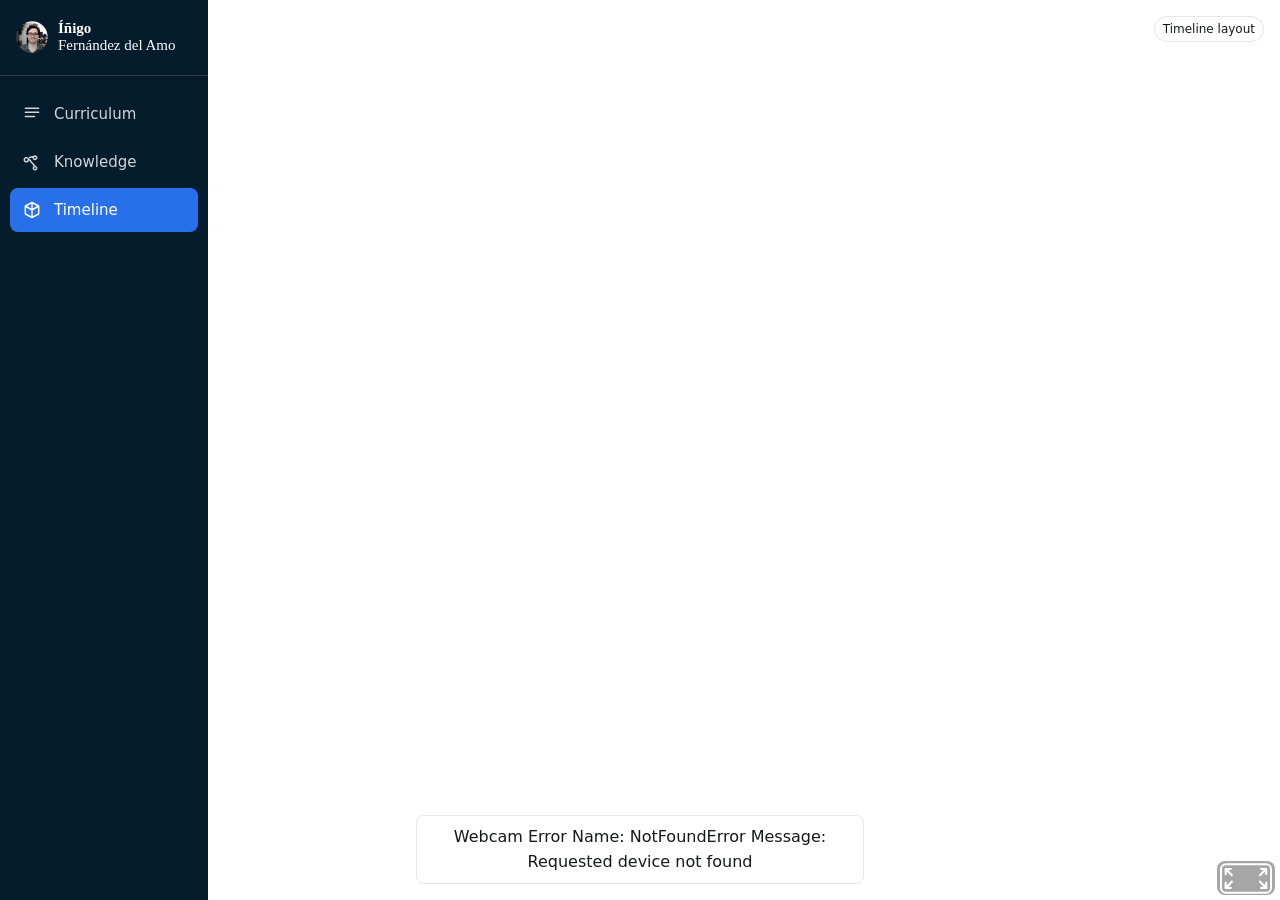
<file: ar.html>
<!doctype html>
<html lang="en">
<head>
  <meta charset="utf-8">
  <meta name="viewport" content="width=device-width, initial-scale=1">
  <title>Íñigo Fernández del Amo — 3D and AR</title>
  <meta name="description" content="The same knowledge graph in three dimensions, on the marker in the CV.">
  <link rel="icon" href="assets/portrait.jpg">
  <link rel="stylesheet" href="assets/site.css">
</head>
<body>
  <div class="rail">
    <div class="brand">
      <img src="assets/portrait.jpg" alt="">
      <span><b>Íñigo</b>Fernández del Amo</span>
    </div>
    <nav aria-label="Views">
      <a href="index.html" title="Curriculum"><svg viewBox="0 0 24 24" aria-hidden="true" stroke-linecap="round" stroke-linejoin="round"><path d="M4 5h16M4 10h16M4 15h11"/></svg><span class="label">Curriculum</span></a>
      <a href="graph.html" title="Knowledge"><svg viewBox="0 0 24 24" aria-hidden="true" stroke-linecap="round" stroke-linejoin="round"><path d="M7 7.5a2.5 2.5 0 1 1-.001-.001M17 5.5a2 2 0 1 1-.001-.001M17 18a2 2 0 1 1-.001-.001M8.7 8.9l6 7.2M9.1 6.6l6.2-1.4"/></svg><span class="label">Knowledge</span></a>
      <a href="ar.html" aria-current="page" title="Timeline"><svg viewBox="0 0 24 24" aria-hidden="true" stroke-linecap="round" stroke-linejoin="round"><path d="M12 3 4 7.2v9.6L12 21l8-4.2V7.2Zm0 0v18m8-13.8L12 12 4 7.2"/></svg><span class="label">Timeline</span></a>
    </nav>
  </div>
  <div class="stage arstage">
    <a-scene embedded arjs="sourceType: webcam; debugUIEnabled: false; detectionMode: mono"
             vr-mode-ui="enabled: false" renderer="antialias: true; alpha: true"
             device-orientation-permission-ui="enabled: true">
      <a-marker preset="hiro">
        <a-entity id="cvgraph" cvgraph="src: graph.json"></a-entity>
        <a-entity light="type: hemisphere; intensity: 1.1"></a-entity>
      </a-marker>
      <a-entity camera></a-entity>
    </a-scene>
    <div class="controls">
      <button type="button" class="action" id="layout">Timeline layout</button>
    </div>
    <div class="hint" id="loading">Point your camera at the marker in the CV header</div>
    <aside id="detail" hidden></aside>
  </div>
  <script src="assets/vendors/aframe.min.js"></script>
  <script src="assets/vendors/aframe-ar.js"></script>
  <script src="assets/ar.js"></script>
</body>
</html>
</file>
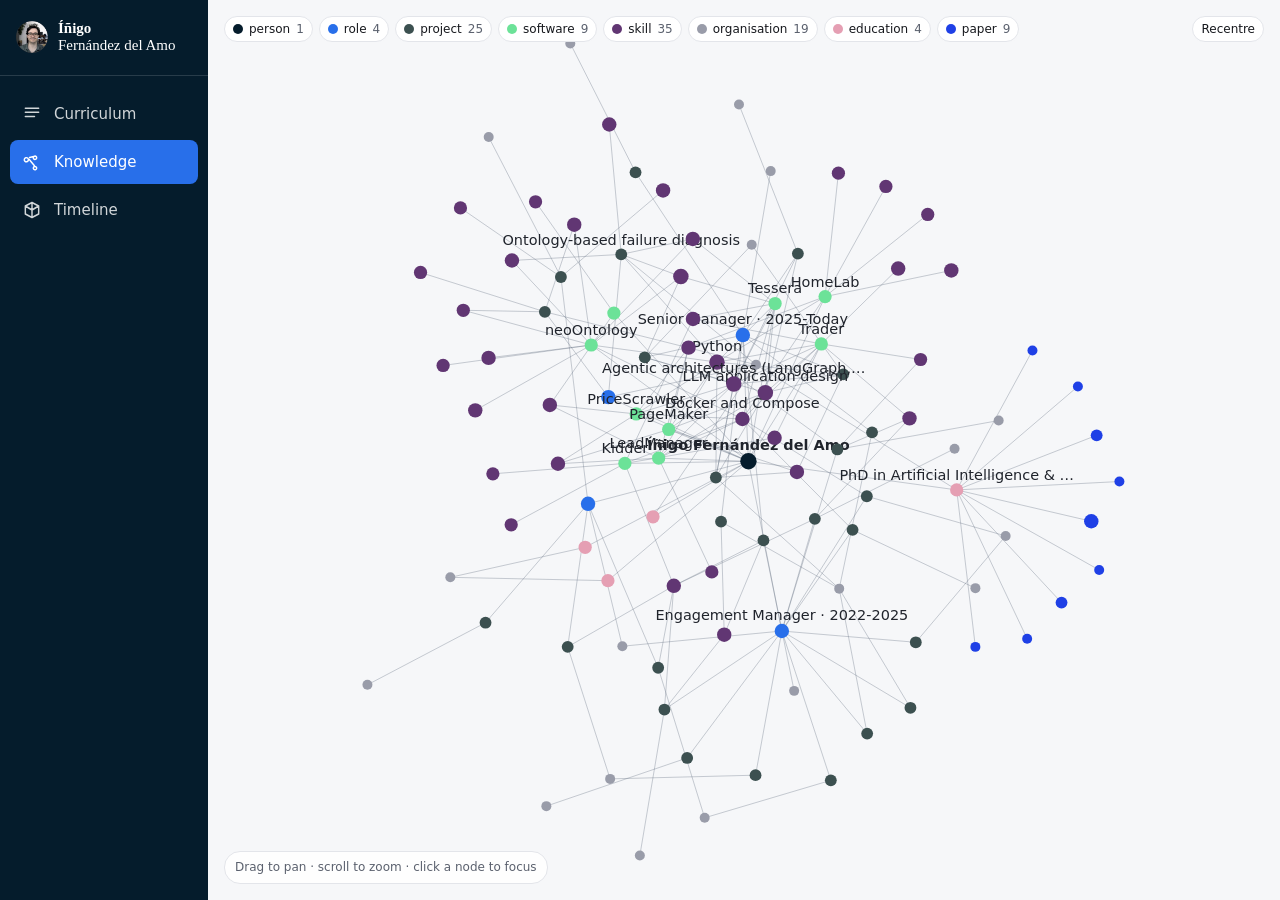
<file: graph.html>
<!doctype html>
<html lang="en">
<head>
  <meta charset="utf-8">
  <meta name="viewport" content="width=device-width, initial-scale=1">
  <title>Íñigo Fernández del Amo — Knowledge graph</title>
  <meta name="description" content="An interactive graph of roles, projects, systems and the skills they evidence.">
  <link rel="icon" href="assets/portrait.jpg">
  <link rel="stylesheet" href="assets/site.css">
</head>
<body>
  <div class="rail">
    <div class="brand">
      <img src="assets/portrait.jpg" alt="">
      <span><b>Íñigo</b>Fernández del Amo</span>
    </div>
    <nav aria-label="Views">
      <a href="index.html" title="Curriculum"><svg viewBox="0 0 24 24" aria-hidden="true" stroke-linecap="round" stroke-linejoin="round"><path d="M4 5h16M4 10h16M4 15h11"/></svg><span class="label">Curriculum</span></a>
      <a href="graph.html" aria-current="page" title="Knowledge"><svg viewBox="0 0 24 24" aria-hidden="true" stroke-linecap="round" stroke-linejoin="round"><path d="M7 7.5a2.5 2.5 0 1 1-.001-.001M17 5.5a2 2 0 1 1-.001-.001M17 18a2 2 0 1 1-.001-.001M8.7 8.9l6 7.2M9.1 6.6l6.2-1.4"/></svg><span class="label">Knowledge</span></a>
      <a href="ar.html" title="Timeline"><svg viewBox="0 0 24 24" aria-hidden="true" stroke-linecap="round" stroke-linejoin="round"><path d="M12 3 4 7.2v9.6L12 21l8-4.2V7.2Zm0 0v18m8-13.8L12 12 4 7.2"/></svg><span class="label">Timeline</span></a>
    </nav>
  </div>
  <div class="stage">
    <canvas id="graph"></canvas>
    <div class="controls">
      <div id="legend"></div>
      <button type="button" class="action" id="recentre">Recentre</button>
    </div>
    <div class="hint">Drag to pan · scroll to zoom · click a node to focus</div>
    <aside id="detail" hidden></aside>
  </div>
  <script src="assets/graph.js"></script>
</body>
</html>
</file>
<file: assets/site.css>
:root {
  --dk1: #000000;
  --lt1: #FFFFFF;
  --dk2: #999CA9;
  --lt2: #FFFFFF;
  --accent1: #286FEA;
  --accent2: #051C2C;
  --accent3: #6CE298;
  --accent4: #3C5050;
  --accent5: #E59FB3;
  --accent6: #613673;
  --hlink: #1F40E6;
  --folhlink: #8C5AC8;
  --headingfont: "Roboto Slab SemiBold";
  --bodyfont: "Roboto Regular";
}

/* Colour and font tokens are injected above this file from ifa-brand at build time. */

*, *::before, *::after { box-sizing: border-box; }

@font-face {
  font-family: "Roboto"; font-style: normal; font-weight: 400; font-display: swap;
  src: url("fonts/Roboto-400-latin.woff2") format("woff2");
  unicode-range: U+0000-00FF, U+0131, U+0152-0153, U+02BB-02BC, U+2000-206F, U+2192, U+2212;
}
@font-face {
  font-family: "Roboto"; font-style: normal; font-weight: 400; font-display: swap;
  src: url("fonts/Roboto-400-latin-ext.woff2") format("woff2");
  unicode-range: U+0100-02BA, U+1E00-1EFF, U+2020, U+20A0-20AB;
}
@font-face {
  font-family: "Roboto"; font-style: normal; font-weight: 500; font-display: swap;
  src: url("fonts/Roboto-500-latin.woff2") format("woff2");
  unicode-range: U+0000-00FF, U+0131, U+0152-0153, U+2000-206F;
}
@font-face {
  font-family: "Roboto"; font-style: normal; font-weight: 500; font-display: swap;
  src: url("fonts/Roboto-500-latin-ext.woff2") format("woff2");
  unicode-range: U+0100-02BA, U+1E00-1EFF, U+2020, U+20A0-20AB;
}
@font-face {
  font-family: "Roboto Slab"; font-style: normal; font-weight: 600; font-display: swap;
  src: url("fonts/RobotoSlab-600-latin.woff2") format("woff2");
  unicode-range: U+0000-00FF, U+0131, U+0152-0153, U+2000-206F;
}
@font-face {
  font-family: "Roboto Slab"; font-style: normal; font-weight: 600; font-display: swap;
  src: url("fonts/RobotoSlab-600-latin-ext.woff2") format("woff2");
  unicode-range: U+0100-02BA, U+1E00-1EFF, U+2020, U+20A0-20AB;
}

:root {
  --rail: 13rem;
  --railnarrow: 3.5rem;
  --ink: #16181d;
  --muted: #5b616e;
  --line: #e3e5ea;
  --paper: #ffffff;
  --wash: #f6f7f9;
}

html { -webkit-text-size-adjust: 100%; }

body {
  margin: 0;
  font-family: var(--bodyfont), system-ui, sans-serif;
  font-size: 16px;
  line-height: 1.6;
  color: var(--ink);
  background: var(--paper);
}

h1, h2, h3 { font-family: var(--headingfont), Georgia, serif; font-weight: 600; line-height: 1.25; }

a { color: var(--accent1); }
a:hover { text-decoration: none; }

/* --- navigation rail ----------------------------------------------------- */

.rail {
  position: fixed;
  inset: 0 auto 0 0;
  width: var(--rail);
  background: var(--accent2);
  color: #fff;
  display: flex;
  flex-direction: column;
  padding: 1.25rem 0;
  z-index: 10;
}

.brand {
  display: flex;
  align-items: center;
  gap: .625rem;
  padding: 0 1rem 1.25rem;
  border-bottom: 1px solid rgba(255,255,255,.14);
  margin-bottom: 1rem;
}
.brand img { width: 2rem; height: 2rem; object-fit: cover; border-radius: 50%; flex: none; }
.brand span {
  font-family: var(--headingfont), Georgia, serif; font-size: .9375rem;
  display: flex; flex-direction: column; line-height: 1.15;
}
.brand span b { font-weight: 600; }

.rail nav { display: flex; flex-direction: column; gap: .25rem; padding: 0 .625rem; }

.rail a {
  display: flex;
  align-items: center;
  gap: .75rem;
  padding: .625rem .75rem;
  border-radius: .5rem;
  color: rgba(255,255,255,.82);
  text-decoration: none;
  font-size: .9375rem;
}
.rail a:hover { background: rgba(255,255,255,.1); color: #fff; }
.rail a[aria-current="page"] { background: var(--accent1); color: #fff; }
.rail a svg { width: 1.25rem; height: 1.25rem; flex: none; stroke: currentColor; fill: none; stroke-width: 1.75; }
.rail .label { white-space: nowrap; overflow: hidden; }

.rail form { margin-top: auto; padding: 1rem .625rem 0; }
.rail button {
  width: 100%;
  display: flex; align-items: center; gap: .75rem;
  padding: .625rem .75rem;
  font: inherit; font-size: .9375rem;
  color: rgba(255,255,255,.82);
  background: none; border: 1px solid rgba(255,255,255,.22); border-radius: .5rem;
  cursor: pointer;
}
.rail button:hover { background: rgba(255,255,255,.1); color: #fff; }
.rail button svg { width: 1.25rem; height: 1.25rem; flex: none; stroke: currentColor; fill: none; stroke-width: 1.75; }

/* --- content ------------------------------------------------------------- */

main { margin-left: var(--rail); padding: 2.5rem clamp(1.25rem, 4vw, 3.5rem); }
.sheet { max-width: 52rem; margin: 0 auto; }

header.masthead { border-bottom: 2px solid var(--accent2); padding-bottom: 1.25rem; margin-bottom: 2rem; }
header.masthead h1 {
  margin: 0 0 .5rem; font-size: clamp(1.75rem, 4vw, 2.25rem);
  display: flex; flex-direction: column; line-height: 1.08;
}
.contact { display: flex; flex-wrap: wrap; gap: .375rem 1rem; font-size: .9375rem; color: var(--muted); }
.summary { font-size: 1.0625rem; margin: 1.5rem 0 0; }

section { margin-top: 2.5rem; }
section > h2 {
  font-size: 1.125rem; text-transform: uppercase; letter-spacing: .06em;
  color: var(--accent2); margin: 0 0 1.25rem; padding-bottom: .5rem;
  border-bottom: 1px solid var(--line);
}

.role { margin-bottom: 2rem; }
.role h3 { margin: 0; font-size: 1.125rem; }
.role .meta { color: var(--muted); font-size: .9375rem; margin-bottom: .875rem; }
.group { font-size: .8125rem; font-weight: 500; text-transform: uppercase;
  letter-spacing: .05em; color: var(--accent4); margin: 1rem 0 .5rem; }

ul.items { list-style: none; margin: 0; padding: 0; }
ul.items > li { margin-bottom: .75rem; padding-left: 1rem; border-left: 2px solid var(--line); }
ul.items > li:hover { border-left-color: var(--accent1); }
.client { font-weight: 500; }

.card { border: 1px solid var(--line); border-radius: .625rem; padding: 1rem 1.125rem; margin-bottom: .875rem; background: var(--wash); }
.card h3 { margin: 0 0 .25rem; font-size: 1.0625rem; }
.card .meta { color: var(--muted); font-size: .875rem; margin-bottom: .5rem; }
.card p { margin: 0 0 .625rem; }

.tags { display: flex; flex-wrap: wrap; gap: .375rem; }
.tags span { font-size: .75rem; padding: .1875rem .5rem; border-radius: 1rem;
  background: var(--paper); border: 1px solid var(--line); color: var(--muted); }

/* One shape for every entry: its date or label on the left, its content on the right —
   the same division the Word document uses, so both read as the same CV. */
dl.pairs { display: grid; grid-template-columns: minmax(8rem, 11rem) 1fr; gap: 1rem 1.5rem; margin: 0; }
dl.pairs dt {
  font-weight: 500; color: var(--accent2); text-align: right;
  display: flex; flex-direction: column; line-height: 1.35;
}
dl.pairs dt span { font-weight: 400; color: var(--muted); font-size: .875rem; }
dl.pairs dd { margin: 0; }
dl.pairs dd > strong:first-child { color: var(--accent2); }
dl.pairs .group { font-size: .8125rem; font-weight: 500; text-transform: uppercase;
  letter-spacing: .05em; color: var(--accent4); margin: .875rem 0 .375rem; }
dl.pairs .cited { color: var(--muted); font-size: .8125rem; }

footer.note { margin-top: 3rem; padding-top: 1.25rem; border-top: 1px solid var(--line);
  color: var(--muted); font-size: .875rem; }

/* --- viewer surfaces (graph and AR) -------------------------------------- */

.stage { margin-left: var(--rail); height: 100vh; position: relative; background: var(--wash); }
.stage canvas, .stage > svg { display: block; width: 100%; height: 100%; }
.stagenote {
  position: absolute; left: 50%; top: 50%; transform: translate(-50%, -50%);
  max-width: 28rem; text-align: center; color: var(--muted); padding: 1.5rem;
}

/* --- responsive ---------------------------------------------------------- */

@media (max-width: 46rem) {
  .rail { width: var(--railnarrow); padding: .75rem 0; }
  .rail .label { display: none; }
  .rail a, .rail button { justify-content: center; padding: .625rem 0; gap: 0; }
  .brand { justify-content: center; padding: 0 0 .75rem; margin-bottom: .75rem; }
  .brand span { display: none; }
  .brand img { width: 2.25rem; height: 2.25rem; }
  main, .stage { margin-left: var(--railnarrow); }
  main { padding: 1.5rem 1.125rem; }
  dl.pairs { grid-template-columns: 1fr; gap: .125rem 0; }
  dl.pairs dt { text-align: left; flex-direction: row; gap: .5rem; flex-wrap: wrap; }
  dl.pairs dd { margin-bottom: 1.25rem; }
}

/* --- print --------------------------------------------------------------- */

@media print {
  .rail, footer.note { display: none; }
  main { margin: 0; padding: 0; }
  .sheet { max-width: none; }

  body { font-size: 9.4pt; line-height: 1.32; color: #000; }
  a { color: #000; text-decoration: none; }

  header.masthead { padding-bottom: .5rem; margin-bottom: .75rem; }
  header.masthead h1 { font-size: 19pt; margin-bottom: .2rem; }
  .contact { font-size: 8.6pt; gap: .1rem .75rem; }
  .summary { font-size: 9.4pt; margin-top: .5rem; }

  /* Sections must break across pages. Forbidding it is what pushed this to 8 pages. */
  section { margin-top: .85rem; page-break-inside: auto; }
  section > h2 { font-size: 10.5pt; margin-bottom: .45rem; padding-bottom: .15rem;
    page-break-after: avoid; }

  .role { margin-bottom: .7rem; }
  .role h3 { font-size: 10pt; page-break-after: avoid; }
  .role .meta { font-size: 8.6pt; margin-bottom: .25rem; }
  .group { font-size: 8.2pt; margin: .4rem 0 .15rem; page-break-after: avoid; }

  ul.items > li { margin-bottom: .22rem; padding-left: .55rem; border-left-width: 1px;
    page-break-inside: avoid; }

  .card { background: none; border: 0; border-left: 1px solid #bbb; border-radius: 0;
    padding: 0 0 0 .55rem; margin-bottom: .45rem; page-break-inside: avoid; }
  .card h3 { font-size: 9.6pt; margin-bottom: .05rem; }
  .card .meta { font-size: 8.2rem; font-size: 8.2pt; margin-bottom: .12rem; }
  .card p { margin-bottom: .12rem; }
  .tags span { border: 0; padding: 0; background: none; font-size: 8.2pt; font-style: italic; }
  .tags { gap: 0 .3rem; }

  dl.pairs { gap: .12rem .9rem; grid-template-columns: minmax(7rem, 11rem) 1fr; }

  @page { margin: 13mm; }
}

/* --- graph view ---------------------------------------------------------- */

.stage canvas { touch-action: none; cursor: grab; }

.controls {
  position: absolute; top: 1rem; left: 1rem; right: 1rem;
  display: flex; flex-wrap: wrap; gap: .375rem; align-items: flex-start;
  pointer-events: none;
}
.controls > * { pointer-events: auto; }

#legend { display: flex; flex-wrap: wrap; gap: .375rem; }
#legend button, .controls .action {
  display: inline-flex; align-items: center; gap: .375rem;
  font: inherit; font-size: .75rem; line-height: 1;
  padding: .375rem .5rem; border-radius: 1rem; cursor: pointer;
  background: rgba(255,255,255,.94); border: 1px solid var(--line); color: var(--ink);
  backdrop-filter: blur(6px);
}
#legend button i { width: .625rem; height: .625rem; border-radius: 50%; display: block; }
#legend button b { font-weight: 500; color: var(--muted); }
#legend button.off { opacity: .45; }
#legend button.off i { background: var(--muted) !important; }
.controls .action { margin-left: auto; }

#detail {
  position: absolute; right: 1rem; bottom: 1rem; width: min(22rem, calc(100% - 2rem));
  background: var(--paper); border: 1px solid var(--line); border-radius: .75rem;
  padding: 1rem 1.125rem; box-shadow: 0 8px 28px rgba(5,28,44,.14);
}
#detail .close {
  position: absolute; top: .5rem; right: .625rem; border: 0; background: none;
  font-size: 1.25rem; line-height: 1; color: var(--muted); cursor: pointer;
}
#detail .kind { font-size: .6875rem; text-transform: uppercase; letter-spacing: .07em; font-weight: 500; }
#detail h2 { margin: .25rem 0 .5rem; font-size: 1.0625rem; }
#detail p { margin: 0 0 .625rem; font-size: .875rem; color: var(--muted); }

.hint {
  position: absolute; left: 1rem; bottom: 1rem;
  font-size: .75rem; color: var(--muted); background: rgba(255,255,255,.88);
  padding: .375rem .625rem; border-radius: 1rem; border: 1px solid var(--line);
}

@media (max-width: 46rem) {
  #detail { left: 1rem; right: 1rem; width: auto; }
  .hint { display: none; }
}

/* --- ar view ------------------------------------------------------------- */

/* The AR view takes the whole viewport rather than sitting inside the stage box.
   AR.js appends its camera feed to <body> and sizes it to the source, so any element
   left in the normal flow ends up above or below it — that was the band of whitespace.
   With the feed, the canvas and the scene all fixed to the viewport there is nothing
   in the flow to displace, and the rail simply floats over the top. */
.arstage {
  margin: 0 !important;
  height: 0 !important;
  background: none !important;
  overflow: visible;
  position: static;
}

#arjs-video,
.arstage a-scene,
.arstage .a-canvas {
  position: fixed !important;
  top: 0 !important;
  left: 0 !important;
  width: 100vw !important;
  height: 100vh !important;
  max-width: none !important;
  max-height: none !important;
  margin: 0 !important;
  object-fit: cover !important;
}

#arjs-video { z-index: 0; }

/* AR.js also appends an error container. Left static it occupies flow height at the
   foot of the page, which pushes the layout even when it has nothing to say. */
#error-popup {
  position: fixed !important;
  bottom: 1rem; left: 50%; transform: translateX(-50%);
  z-index: 6; max-width: min(28rem, 90vw); text-align: center;
  background: var(--paper); color: var(--ink);
  border: 1px solid var(--line); border-radius: .5rem; padding: .5rem .75rem;
}
#error-popup:empty { display: none !important; }
.arstage .a-canvas { z-index: 1; background: transparent !important; }

/* the rail already sits at z-index 10; these ride just under it */
.arstage .controls, .arstage .hint, .arstage #detail { position: fixed; z-index: 5; }
.arstage .controls { top: 1rem; left: calc(var(--rail) + 1rem); right: 1rem; }
.arstage .hint { bottom: 1rem; left: calc(var(--rail) + 1rem); }

@media (max-width: 46rem) {
  .arstage .controls { left: calc(var(--railnarrow) + 1rem); }
  .arstage .hint { left: calc(var(--railnarrow) + 1rem); }
}
#detail .kind { color: var(--accent1); }

/* --- collapsible sections ------------------------------------------------ */

details.section { margin-top: 1.75rem; border-bottom: 1px solid var(--line); }
details.section:last-of-type { border-bottom: 0; }
details.section > summary {
  list-style: none; cursor: pointer; display: flex; align-items: center; gap: .5rem;
  padding-bottom: .5rem;
}
details.section > summary::-webkit-details-marker { display: none; }
details.section > summary::before {
  content: ""; width: .5rem; height: .5rem; flex: none;
  border-right: 2px solid var(--accent1); border-bottom: 2px solid var(--accent1);
  transform: rotate(-45deg); transition: transform .15s ease; margin-bottom: .2rem;
}
details.section[open] > summary::before { transform: rotate(45deg); }
details.section > summary h2 {
  font-size: 1.125rem; text-transform: uppercase; letter-spacing: .06em;
  color: var(--accent2); margin: 0; border: 0; padding: 0;
}
details.section > summary:hover h2 { color: var(--accent1); }
.panel { padding: .5rem 0 1.25rem; }

@media print {
  details.section { border: 0; margin-top: .85rem; }
  details.section > summary::before { display: none; }
  details.section > summary { padding-bottom: .15rem; }
  .panel { padding: 0; }
  header.masthead h1 { display: block; }
}
</file>
